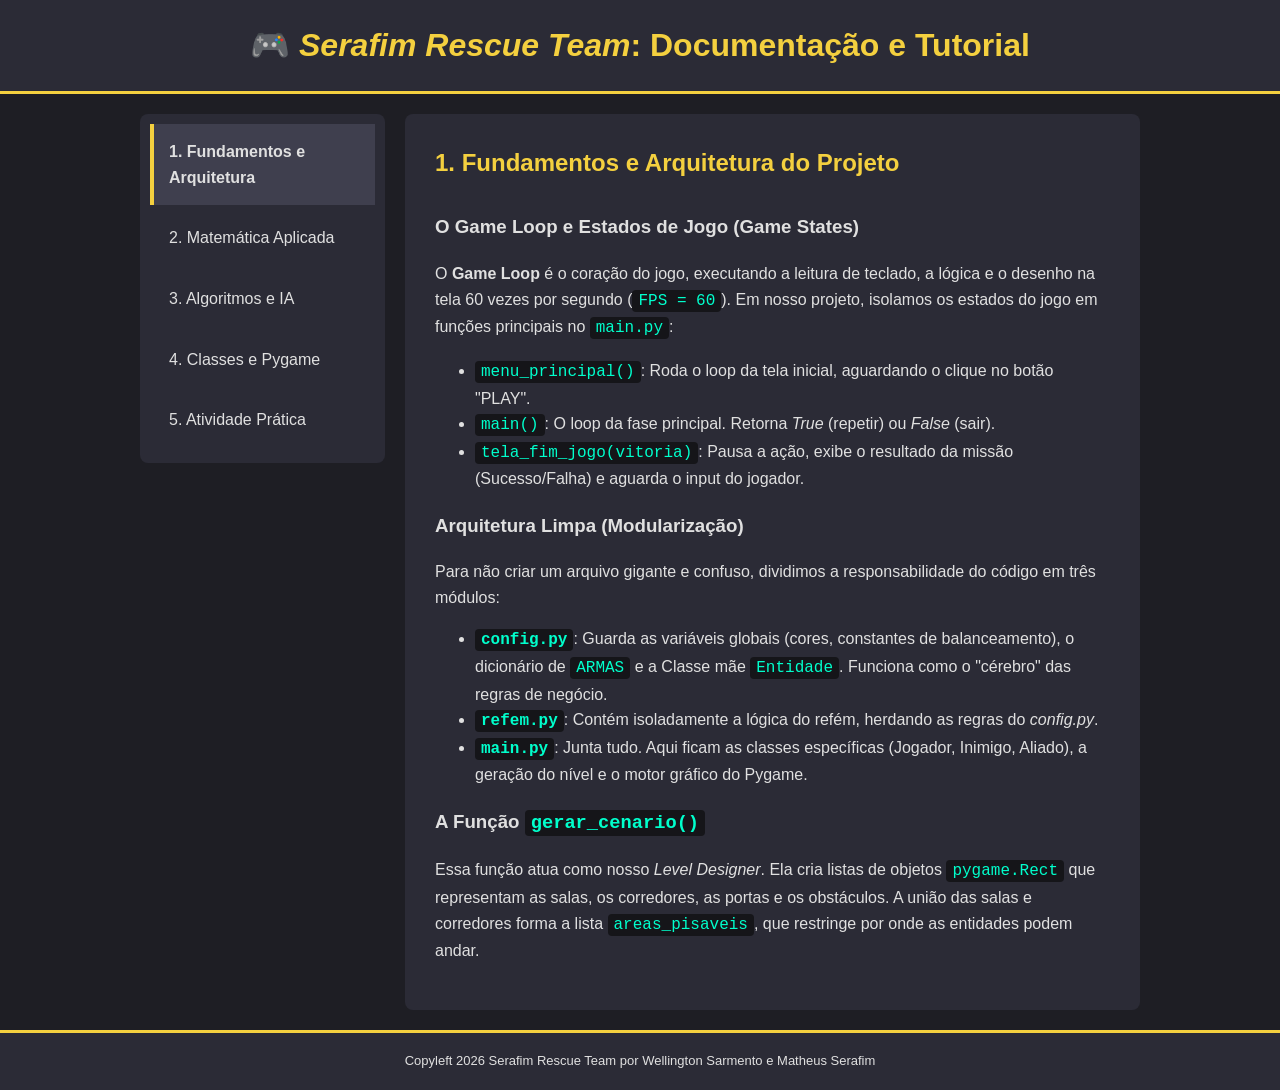
<file: tutorial/index.html>
<!doctype html>
<html lang="pt-br">
  <head>
    <meta charset="UTF-8" />
    <meta name="viewport" content="width=device-width, initial-scale=1.0" />
    <title>Fundamentos - Serafim Rescue Team</title>
    <link rel="stylesheet" href="style.css" />
  </head>
  <body>
    <header>
      <h1>🎮 <em>Serafim Rescue Team</em>: Documentação e Tutorial</h1>
    
    </header>

    <div class="container">
      <div class="sidebar">
        <a href="index.html" class="tab-link active">1. Fundamentos e Arquitetura</a>
        <a href="matematica.html" class="tab-link">2. Matemática Aplicada</a>
        <a href="algoritmos.html" class="tab-link">3. Algoritmos e IA</a>
        <a href="pygame.html" class="tab-link">4. Classes e Pygame</a>
        <a href="atividade.html" class="tab-link">5. Atividade Prática</a>
      </div>

      <div class="content-area">
        <h2>1. Fundamentos e Arquitetura do Projeto</h2>
        
        <h3>O Game Loop e Estados de Jogo (Game States)</h3>
        <p>O <strong>Game Loop</strong> é o coração do jogo, executando a leitura de teclado, a lógica e o desenho na tela 60 vezes por segundo (<code>FPS = 60</code>). Em nosso projeto, isolamos os estados do jogo em funções principais no <code>main.py</code>:</p>
        <ul>
          <li><code>menu_principal()</code>: Roda o loop da tela inicial, aguardando o clique no botão "PLAY".</li>
          <li><code>main()</code>: O loop da fase principal. Retorna <i>True</i> (repetir) ou <i>False</i> (sair).</li>
          <li><code>tela_fim_jogo(vitoria)</code>: Pausa a ação, exibe o resultado da missão (Sucesso/Falha) e aguarda o input do jogador.</li>
        </ul>

        <h3>Arquitetura Limpa (Modularização)</h3>
        <p>Para não criar um arquivo gigante e confuso, dividimos a responsabilidade do código em três módulos:</p>
        <ul>
            <li><strong><code>config.py</code></strong>: Guarda as variáveis globais (cores, constantes de balanceamento), o dicionário de <code>ARMAS</code> e a Classe mãe <code>Entidade</code>. Funciona como o "cérebro" das regras de negócio.</li>
            <li><strong><code>refem.py</code></strong>: Contém isoladamente a lógica do refém, herdando as regras do <i>config.py</i>.</li>
            <li><strong><code>main.py</code></strong>: Junta tudo. Aqui ficam as classes específicas (Jogador, Inimigo, Aliado), a geração do nível e o motor gráfico do Pygame.</li>
        </ul>

        <h3>A Função <code>gerar_cenario()</code></h3>
        <p>Essa função atua como nosso <i>Level Designer</i>. Ela cria listas de objetos <code>pygame.Rect</code> que representam as salas, os corredores, as portas e os obstáculos. A união das salas e corredores forma a lista <code>areas_pisaveis</code>, que restringe por onde as entidades podem andar.</p>
      </div>
    </div>
    <footer>
      <p>Copyleft 2026 Serafim Rescue Team por Wellington Sarmento e Matheus Serafim</p>
    </footer>
  </body>
</html>
</file>
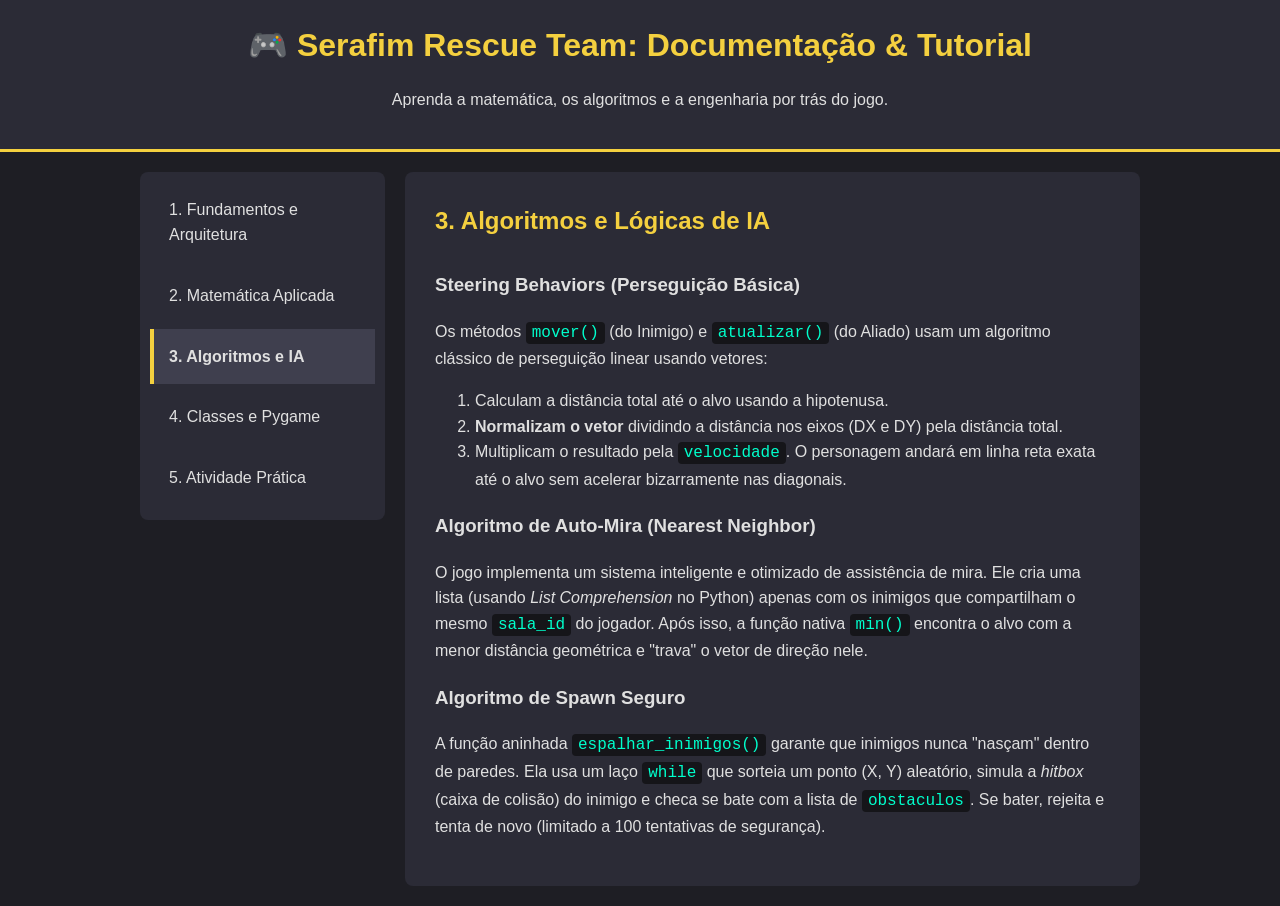
<file: tutorial/algoritmos.html>
<!DOCTYPE html>
<html lang="pt-br">
<head>
    <meta charset="UTF-8">
    <meta name="viewport" content="width=device-width, initial-scale=1.0">
    <title>Algoritmos - Serafim Rescue Team</title>
    <link rel="stylesheet" href="style.css">
</head>
<body>
    <header>
        <h1>🎮 Serafim Rescue Team: Documentação & Tutorial</h1>
        <p>Aprenda a matemática, os algoritmos e a engenharia por trás do jogo.</p>
    </header>

    <div class="container">
        <div class="sidebar">
            <a href="index.html" class="tab-link">1. Fundamentos e Arquitetura</a>
            <a href="matematica.html" class="tab-link">2. Matemática Aplicada</a>
            <a href="algoritmos.html" class="tab-link active">3. Algoritmos e IA</a>
            <a href="pygame.html" class="tab-link">4. Classes e Pygame</a>
            <a href="atividade.html" class="tab-link">5. Atividade Prática</a>
        </div>

        <div class="content-area">
            <h2>3. Algoritmos e Lógicas de IA</h2>
            
            <h3>Steering Behaviors (Perseguição Básica)</h3>
            <p>Os métodos <code>mover()</code> (do Inimigo) e <code>atualizar()</code> (do Aliado) usam um algoritmo clássico de perseguição linear usando vetores:</p>
            <ol>
                <li>Calculam a distância total até o alvo usando a hipotenusa.</li>
                <li><strong>Normalizam o vetor</strong> dividindo a distância nos eixos (DX e DY) pela distância total.</li>
                <li>Multiplicam o resultado pela <code>velocidade</code>. O personagem andará em linha reta exata até o alvo sem acelerar bizarramente nas diagonais.</li>
            </ol>

            <h3>Algoritmo de Auto-Mira (Nearest Neighbor)</h3>
            <p>O jogo implementa um sistema inteligente e otimizado de assistência de mira. Ele cria uma lista (usando <i>List Comprehension</i> no Python) apenas com os inimigos que compartilham o mesmo <code>sala_id</code> do jogador. Após isso, a função nativa <code>min()</code> encontra o alvo com a menor distância geométrica e "trava" o vetor de direção nele.</p>

            <h3>Algoritmo de Spawn Seguro</h3>
            <p>A função aninhada <code>espalhar_inimigos()</code> garante que inimigos nunca "nasçam" dentro de paredes. Ela usa um laço <code>while</code> que sorteia um ponto (X, Y) aleatório, simula a <i>hitbox</i> (caixa de colisão) do inimigo e checa se bate com a lista de <code>obstaculos</code>. Se bater, rejeita e tenta de novo (limitado a 100 tentativas de segurança).</p>
        </div>
    </div>
</body>
</html>
</file>
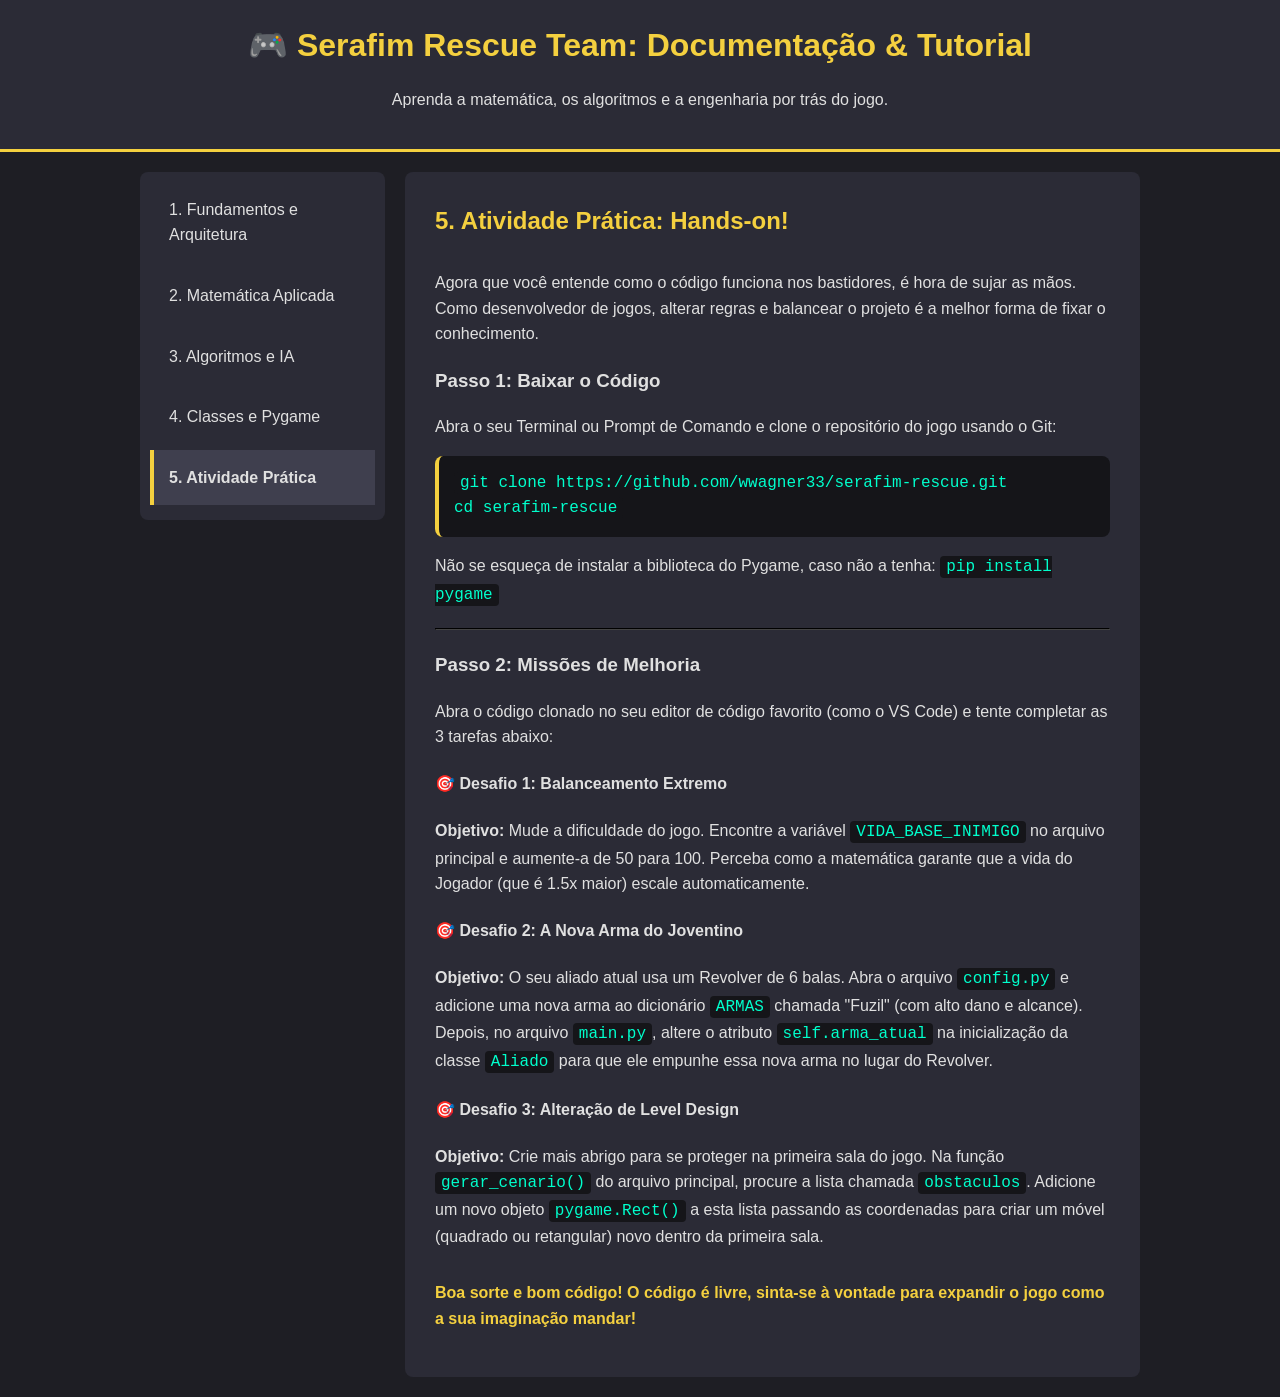
<file: tutorial/atividade.html>
<!DOCTYPE html>
<html lang="pt-br">
<head>
    <meta charset="UTF-8">
    <meta name="viewport" content="width=device-width, initial-scale=1.0">
    <title>Atividade - Serafim Rescue Team</title>
    <link rel="stylesheet" href="style.css">
</head>
<body>
    <header>
        <h1>🎮 Serafim Rescue Team: Documentação & Tutorial</h1>
        <p>Aprenda a matemática, os algoritmos e a engenharia por trás do jogo.</p>
    </header>

    <div class="container">
        <div class="sidebar">
            <a href="index.html" class="tab-link">1. Fundamentos e Arquitetura</a>
            <a href="matematica.html" class="tab-link">2. Matemática Aplicada</a>
            <a href="algoritmos.html" class="tab-link">3. Algoritmos e IA</a>
            <a href="pygame.html" class="tab-link">4. Classes e Pygame</a>
            <a href="atividade.html" class="tab-link active">5. Atividade Prática</a>
        </div>

        <div class="content-area">
            <h2>5. Atividade Prática: Hands-on!</h2>
            <p>Agora que você entende como o código funciona nos bastidores, é hora de sujar as mãos. Como desenvolvedor de jogos, alterar regras e balancear o projeto é a melhor forma de fixar o conhecimento.</p>

            <h3>Passo 1: Baixar o Código</h3>
            <p>Abra o seu Terminal ou Prompt de Comando e clone o repositório do jogo usando o Git:</p>
            <pre><code>git clone https://github.com/wwagner33/serafim-rescue.git
cd serafim-rescue</code></pre>

            <p>Não se esqueça de instalar a biblioteca do Pygame, caso não a tenha: <code>pip install pygame</code></p>

            <hr style="border-color:#444; margin: 20px 0;">

            <h3>Passo 2: Missões de Melhoria</h3>
            <p>Abra o código clonado no seu editor de código favorito (como o VS Code) e tente completar as 3 tarefas abaixo:</p>

            <h4>🎯 Desafio 1: Balanceamento Extremo</h4>
            <p><strong>Objetivo:</strong> Mude a dificuldade do jogo. Encontre a variável <code>VIDA_BASE_INIMIGO</code> no arquivo principal e aumente-a de 50 para 100. Perceba como a matemática garante que a vida do Jogador (que é 1.5x maior) escale automaticamente.</p>

            <h4>🎯 Desafio 2: A Nova Arma do Joventino</h4>
            <p><strong>Objetivo:</strong> O seu aliado atual usa um Revolver de 6 balas. Abra o arquivo <code>config.py</code> e adicione uma nova arma ao dicionário <code>ARMAS</code> chamada "Fuzil" (com alto dano e alcance). Depois, no arquivo <code>main.py</code>, altere o atributo <code>self.arma_atual</code> na inicialização da classe <code>Aliado</code> para que ele empunhe essa nova arma no lugar do Revolver.</p>

            <h4>🎯 Desafio 3: Alteração de Level Design</h4>
            <p><strong>Objetivo:</strong> Crie mais abrigo para se proteger na primeira sala do jogo. Na função <code>gerar_cenario()</code> do arquivo principal, procure a lista chamada <code>obstaculos</code>. Adicione um novo objeto <code>pygame.Rect()</code> a esta lista passando as coordenadas para criar um móvel (quadrado ou retangular) novo dentro da primeira sala.</p>

            <p style="margin-top: 30px; font-weight: bold; color: var(--accent-color);">Boa sorte e bom código! O código é livre, sinta-se à vontade para expandir o jogo como a sua imaginação mandar!</p>
        </div>
    </div>
</body>
</html>
</file>
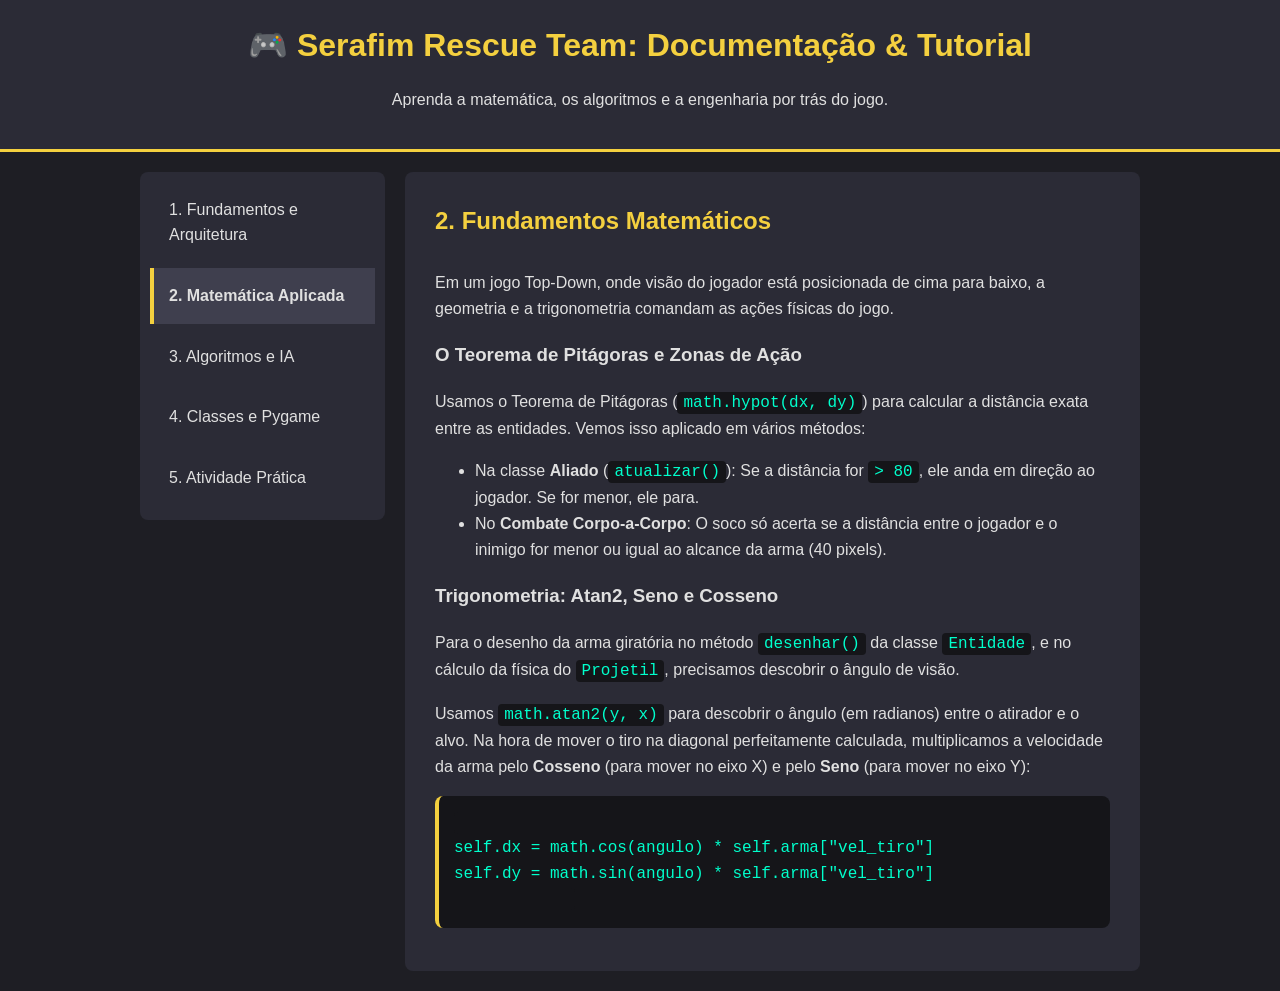
<file: tutorial/matematica.html>
<!DOCTYPE html>
<html lang="pt-br">
<head>
    <meta charset="UTF-8">
    <meta name="viewport" content="width=device-width, initial-scale=1.0">
    <title>Matemática - Serafim Rescue Team</title>
    <link rel="stylesheet" href="style.css">
</head>
<body>
    <header>
        <h1>🎮 Serafim Rescue Team: Documentação & Tutorial</h1>
        <p>Aprenda a matemática, os algoritmos e a engenharia por trás do jogo.</p>
    </header>

    <div class="container">
        <div class="sidebar">
            <a href="index.html" class="tab-link">1. Fundamentos e Arquitetura</a>
            <a href="matematica.html" class="tab-link active">2. Matemática Aplicada</a>
            <a href="algoritmos.html" class="tab-link">3. Algoritmos e IA</a>
            <a href="pygame.html" class="tab-link">4. Classes e Pygame</a>
            <a href="atividade.html" class="tab-link">5. Atividade Prática</a>
        </div>

        <div class="content-area">
            <h2>2. Fundamentos Matemáticos</h2>
            <p>Em um jogo Top-Down, onde visão do jogador está posicionada de cima para baixo, a geometria e a trigonometria comandam as ações físicas do jogo.</p>

            <h3>O Teorema de Pitágoras e Zonas de Ação</h3>
            <p>Usamos o Teorema de Pitágoras (<code>math.hypot(dx, dy)</code>) para calcular a distância exata entre as entidades. Vemos isso aplicado em vários métodos:</p>
            <ul>
                <li>Na classe <strong>Aliado</strong> (<code>atualizar()</code>): Se a distância for <code>> 80</code>, ele anda em direção ao jogador. Se for menor, ele para.</li>
                <li>No <strong>Combate Corpo-a-Corpo</strong>: O soco só acerta se a distância entre o jogador e o inimigo for menor ou igual ao alcance da arma (40 pixels).</li>
            </ul>

            <h3>Trigonometria: Atan2, Seno e Cosseno</h3>
            <p>Para o desenho da arma giratória no método <code>desenhar()</code> da classe <code>Entidade</code>, e no cálculo da física do <code>Projetil</code>, precisamos descobrir o ângulo de visão.</p>
            <p>Usamos <code>math.atan2(y, x)</code> para descobrir o ângulo (em radianos) entre o atirador e o alvo. Na hora de mover o tiro na diagonal perfeitamente calculada, multiplicamos a velocidade da arma pelo <strong>Cosseno</strong> (para mover no eixo X) e pelo <strong>Seno</strong> (para mover no eixo Y):</p>
            <pre><code>
self.dx = math.cos(angulo) * self.arma["vel_tiro"]
self.dy = math.sin(angulo) * self.arma["vel_tiro"]
            </code></pre>
        </div>
    </div>
</body>
</html>
</file>
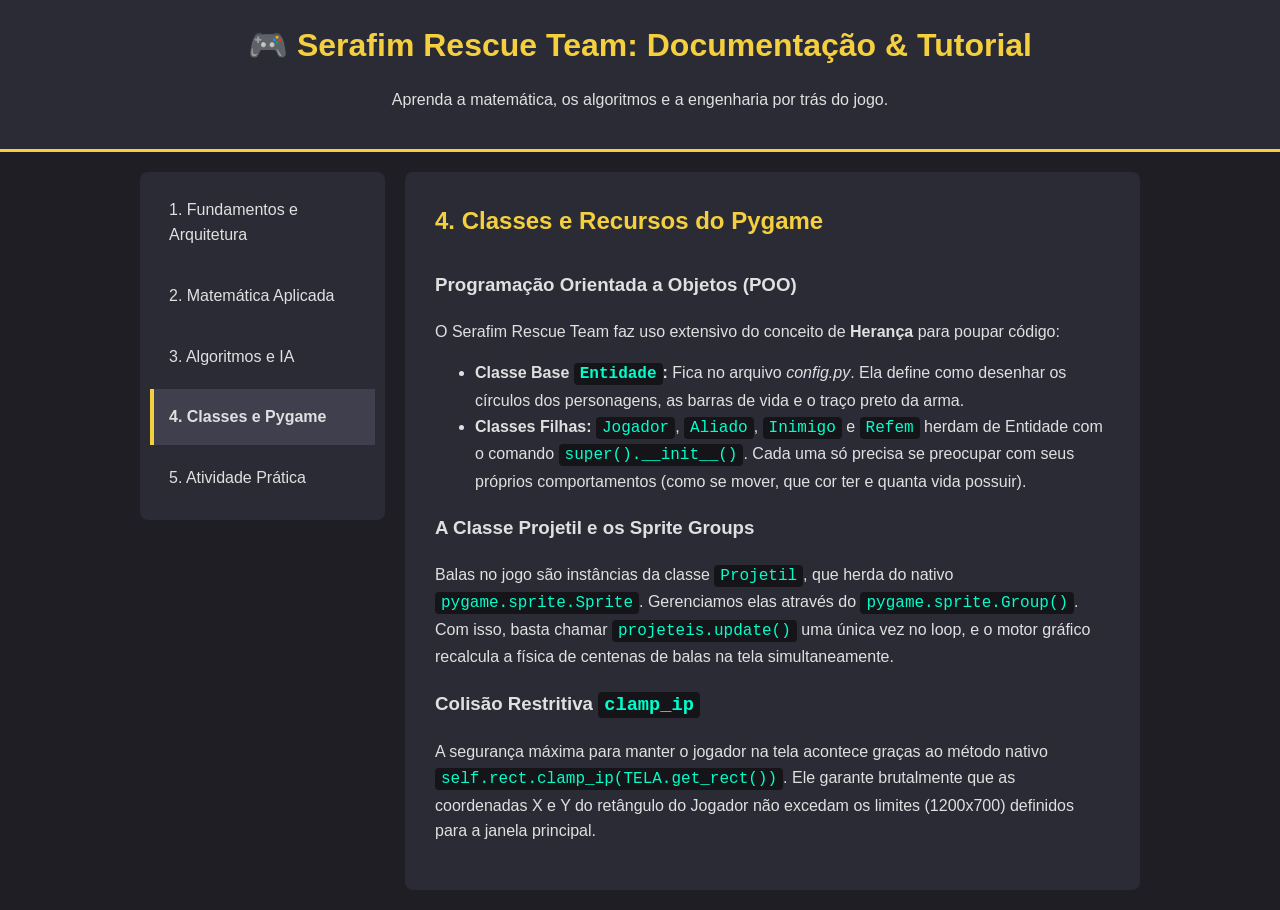
<file: tutorial/pygame.html>
<!DOCTYPE html>
<html lang="pt-br">
<head>
    <meta charset="UTF-8">
    <meta name="viewport" content="width=device-width, initial-scale=1.0">
    <title>Pygame - Serafim Rescue Team</title>
    <link rel="stylesheet" href="style.css">
</head>
<body>
    <header>
        <h1>🎮 Serafim Rescue Team: Documentação & Tutorial</h1>
        <p>Aprenda a matemática, os algoritmos e a engenharia por trás do jogo.</p>
    </header>

    <div class="container">
        <div class="sidebar">
            <a href="index.html" class="tab-link">1. Fundamentos e Arquitetura</a>
            <a href="matematica.html" class="tab-link">2. Matemática Aplicada</a>
            <a href="algoritmos.html" class="tab-link">3. Algoritmos e IA</a>
            <a href="pygame.html" class="tab-link active">4. Classes e Pygame</a>
            <a href="atividade.html" class="tab-link">5. Atividade Prática</a>
        </div>

        <div class="content-area">
            <h2>4. Classes e Recursos do Pygame</h2>
            
            <h3>Programação Orientada a Objetos (POO)</h3>
            <p>O Serafim Rescue Team faz uso extensivo do conceito de <strong>Herança</strong> para poupar código:</p>
            <ul>
                <li><strong>Classe Base <code>Entidade</code>:</strong> Fica no arquivo <i>config.py</i>. Ela define como desenhar os círculos dos personagens, as barras de vida e o traço preto da arma.</li>
                <li><strong>Classes Filhas:</strong> <code>Jogador</code>, <code>Aliado</code>, <code>Inimigo</code> e <code>Refem</code> herdam de Entidade com o comando <code>super().__init__()</code>. Cada uma só precisa se preocupar com seus próprios comportamentos (como se mover, que cor ter e quanta vida possuir).</li>
            </ul>

            <h3>A Classe Projetil e os Sprite Groups</h3>
            <p>Balas no jogo são instâncias da classe <code>Projetil</code>, que herda do nativo <code>pygame.sprite.Sprite</code>. Gerenciamos elas através do <code>pygame.sprite.Group()</code>. Com isso, basta chamar <code>projeteis.update()</code> uma única vez no loop, e o motor gráfico recalcula a física de centenas de balas na tela simultaneamente.</p>

            <h3>Colisão Restritiva <code>clamp_ip</code></h3>
            <p>A segurança máxima para manter o jogador na tela acontece graças ao método nativo <code>self.rect.clamp_ip(TELA.get_rect())</code>. Ele garante brutalmente que as coordenadas X e Y do retângulo do Jogador não excedam os limites (1200x700) definidos para a janela principal.</p>
        </div>
    </div>
</body>
</html>
</file>
<file: tutorial/style.css>
:root {
    --bg-color: #1e1e24;
    --text-color: #e0e0e0;
    --accent-color: #f4d03f;
    --secondary-bg: #2b2b36;
    --code-bg: #151519;
}

body {
    font-family: 'Segoe UI', Tahoma, Geneva, Verdana, sans-serif;
    background-color: var(--bg-color);
    color: var(--text-color);
    line-height: 1.6;
    margin: 0;
    padding: 0;
}

header {
    background-color: var(--secondary-bg);
    padding: 20px;
    text-align: center;
    border-bottom: 3px solid var(--accent-color);
}

header h1 {
    margin: 0;
    color: var(--accent-color);
}

.container {
    max-width: 1000px;
    margin: 20px auto;
    display: flex;
    gap: 20px;
    padding: 0 20px;
}

/* Menu Lateral com Links de Navegação */
.sidebar {
    flex: 1;
    background-color: var(--secondary-bg);
    padding: 10px;
    border-radius: 8px;
    height: fit-content;
}

.tab-link {
    display: block;
    width: 100%;
    background: none;
    border: none;
    color: var(--text-color);
    padding: 15px;
    text-align: left;
    font-size: 16px;
    text-decoration: none; /* Remove sublinhado dos links */
    border-left: 4px solid transparent;
    transition: all 0.3s ease;
    margin-bottom: 5px;
    box-sizing: border-box;
}

.tab-link:hover {
    background-color: #3f3f4e;
}

.tab-link.active {
    background-color: #3f3f4e;
    border-left: 4px solid var(--accent-color);
    font-weight: bold;
}

/* Conteúdo Principal */
.content-area {
    flex: 3;
    background-color: var(--secondary-bg);
    padding: 30px;
    border-radius: 8px;
    animation: fadeIn 0.4s ease;
}

@keyframes fadeIn {
    from { opacity: 0; transform: translateY(10px); }
    to { opacity: 1; transform: translateY(0); }
}

h2 {
    color: var(--accent-color);
    padding-bottom: 10px;
    margin-top: 0;
}

code {
    background-color: var(--code-bg);
    padding: 2px 6px;
    border-radius: 4px;
    color: #00ffcc;
    font-family: 'Courier New', Courier, monospace;
}

pre {
    background-color: var(--code-bg);
    padding: 15px;
    border-radius: 8px;
    overflow-x: auto;
    border-left: 4px solid var(--accent-color);
}

footer {
    font-size: small;
    text-align: center;
    padding: 5px;
    background-color: var(--secondary-bg);
    border-top: 3px solid var(--accent-color);
    margin-top: 5px;
}
</file>
